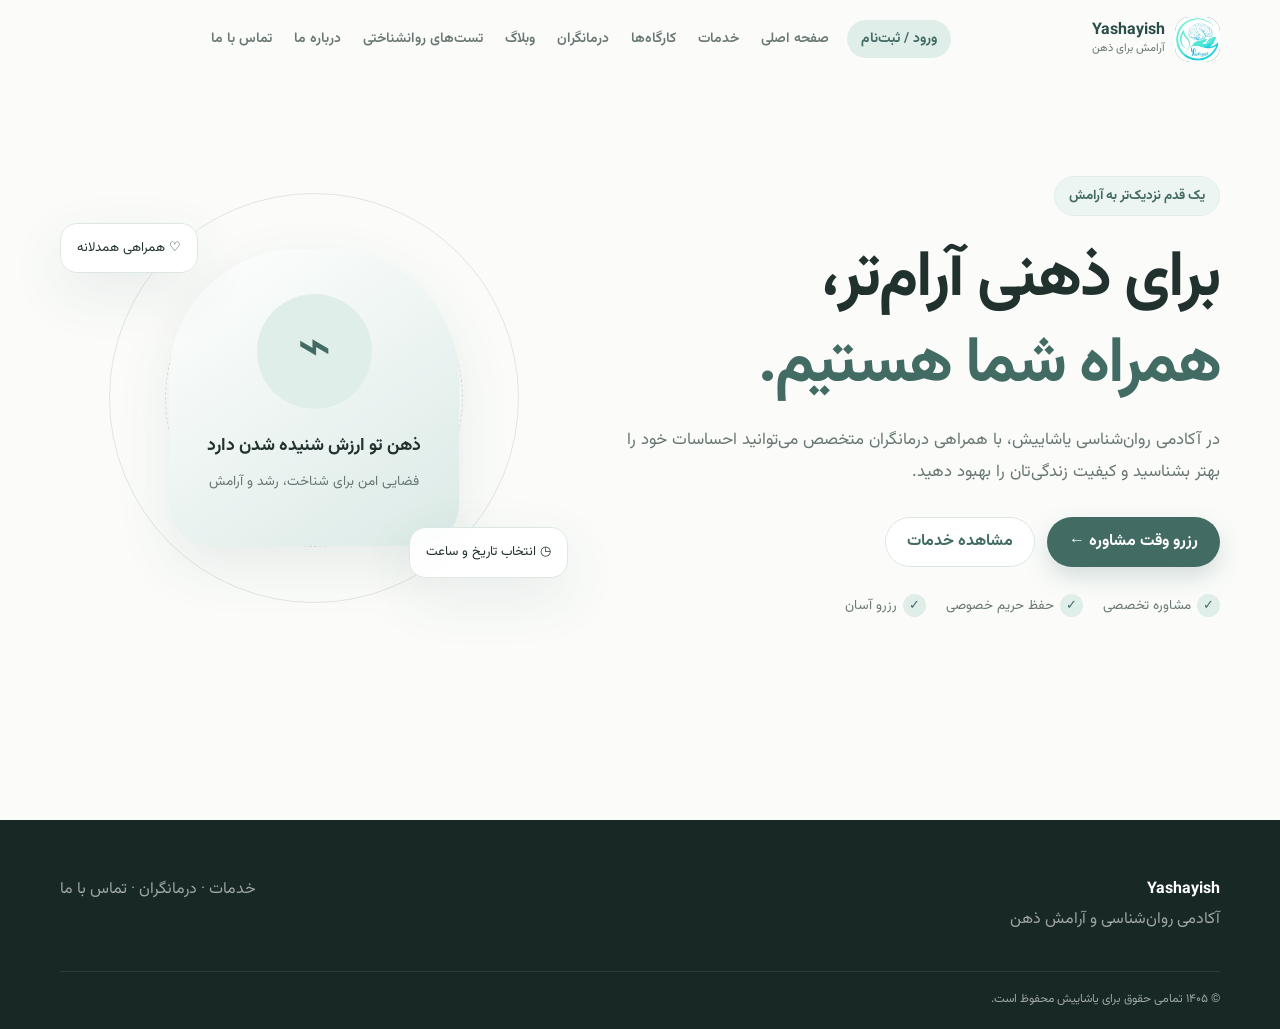
<file: index.html>
<!DOCTYPE html>
<html lang="fa" dir="rtl">
<head>
  <meta charset="UTF-8">
  <meta name="viewport" content="width=device-width,initial-scale=1">
  <meta name="description" content="آکادمی روان‌شناسی یاشاییش؛ مشاوره آنلاین، تلفنی، کارگاه آموزشی و رزرو وقت">
  <meta name="theme-color" content="#426b64">
  <title>Yashayish | آکادمی روان‌شناسی</title>

  <link rel="preconnect" href="https://fonts.googleapis.com">
  <link rel="preconnect" href="https://fonts.gstatic.com" crossorigin>
  <link href="https://fonts.googleapis.com/css2?family=Vazirmatn:wght@300;400;500;600;700;800&display=swap" rel="stylesheet">
  
  <link rel="stylesheet" href="style.css">
</head>
<body>

<header id="header">
  <div class="container header">
    <a class="logo" href="#home" data-target="view-home">
      <span class="mark">
        Y
        <img src="images/logo.png" alt="لوگو" onerror="this.style.display='none'">
      </span>
      <span><b>Yashayish</b><small>آرامش برای ذهن</small></span>
    </a>

    <nav id="nav">
      <a href="#" class="nav-auth-btn" data-auth>ورود / ثبت‌نام</a>
      <a href="#home" data-target="view-home">صفحه اصلی</a>
      <a href="#services" data-target="view-services">خدمات</a>
      <a href="#workshops" data-target="view-workshops">کارگاه‌ها</a>
      <a href="#therapists" data-target="view-therapists">درمانگران</a>
      <a href="blog.html">وبلاگ</a>
      <a href="tests.html">تست‌های روانشناختی</a>
      <a href="#about" data-target="view-about">درباره ما</a>
      <a href="#contact" data-target="view-contact">تماس با ما</a>
    </nav>

    <div>
      <button class="menu" id="menu" aria-label="نمایش منو">☰</button>
    </div>
  </div>
</header>

<main>
  
  <div id="view-home" class="page-view active">
    <section class="hero" id="home">
      <div class="container hero-grid">
        <div>
          <span class="eyebrow">یک قدم نزدیک‌تر به آرامش</span>
          <h1>برای ذهنی آرام‌تر،<br><span>همراه شما هستیم.</span></h1>
          <p class="lead">
            در آکادمی روان‌شناسی یاشاییش، با همراهی درمانگران متخصص
            می‌توانید احساسات خود را بهتر بشناسید و کیفیت زندگی‌تان را بهبود دهید.
          </p>
          <div class="hero-actions">
            <a class="btn primary" href="#therapists" data-target="view-therapists">رزرو وقت مشاوره ←</a>
            <a class="btn outline" href="#services" data-target="view-services">مشاهده خدمات</a>
          </div>
          <div class="benefits">
            <span>مشاوره تخصصی</span><span>حفظ حریم خصوصی</span><span>رزرو آسان</span>
          </div>
        </div>

        <div class="visual">
          <div class="orbit"></div>
          <div class="mind">
            <div class="brain">⌁</div>
            <strong>ذهن تو ارزش شنیده شدن دارد</strong>
            <p>فضایی امن برای شناخت، رشد و آرامش</p>
          </div>
          <div class="float f1">♡ همراهی همدلانه</div>
          <div class="float f2">◷ انتخاب تاریخ و ساعت</div>
        </div>
      </div>
    </section>
  </div>

  <div id="view-services" class="page-view">
    <section class="section soft page-section" id="services">
      <div class="container">
        <div class="heading">
          <span class="label">خدمات یاشاییش</span>
          <h2>همراهی حرفه‌ای متناسب با نیاز شما</h2>
          <p>روش ارتباطی مناسب خود را برای دریافت مشاوره انتخاب کنید.</p>
        </div>

        <div class="grid2">
          <article class="card">
            <div class="icon">⌁</div>
            <h3>مشاوره آنلاین</h3>
            <p>گفت‌وگوی آنلاین با درمانگر، بدون نیاز به مراجعه حضوری.</p>
            <ul>
              <li>دسترسی از هر مکان</li>
              <li>صرفه‌جویی در زمان</li>
              <li>حفظ حریم خصوصی</li>
            </ul>
            <a class="card-link" href="#therapists" data-target="view-therapists">انتخاب درمانگر ←</a>
          </article>

          <article class="card">
            <div class="icon">☎</div>
            <h3>مشاوره تلفنی</h3>
            <p>دریافت مشاوره تخصصی از طریق تماس تلفنی و هماهنگی قبلی.</p>
            <ul>
              <li>ارتباط مستقیم</li>
              <li>بدون نیاز به اینترنت</li>
              <li>هماهنگی ساعت تماس</li>
            </ul>
            <a class="card-link" href="tel:09211891824">۰۹۲۱۱۸۹۱۸۲۴ ☎</a>
          </article>
        </div>
      </div>
    </section>
  </div>

  <div id="view-workshops" class="page-view">
    <section class="section page-section" id="workshops">
      <div class="container">
        <div class="heading">
          <span class="label">کارگاه‌های آموزشی</span>
          <h2>یادگیری برای زندگی آگاهانه‌تر</h2>
          <p>کارگاه‌های تخصصی روان‌شناسی و توسعه مهارت‌های فردی.</p>
        </div>

        <div class="tabs">
          <button class="tab active" data-tab="registering">در حال ثبت‌نام</button>
          <button class="tab" data-tab="finished">برگزارشده</button>
        </div>

        <div class="panel active" data-panel="registering">
          <div class="empty">
            <strong>کارگاه جدید در راه است ✦</strong>
            <p>اطلاعات کارگاه‌های در حال ثبت‌نام به‌زودی اضافه می‌شود.</p>
            <a class="btn outline" href="#contact" data-target="view-contact">اطلاع از کارگاه‌ها</a>
          </div>
        </div>

        <div class="panel" data-panel="finished">
          <div class="empty">
            <strong>آرشیو کارگاه‌ها به‌زودی اضافه می‌شود</strong>
            <p>اطلاعات کارگاه‌های برگزارشده در این بخش قرار خواهد گرفت.</p>
          </div>
        </div>
      </div>
    </section>
  </div>

  <div id="view-therapists" class="page-view">
    <section class="section soft page-section" id="therapists">
      <div class="container">
        <div class="heading">
          <span class="label">درمانگران ما</span>
          <h2>همراهی مطمئن برای مسیر شما</h2>
          <p>با کلیک روی نام درمانگر، فرم رزرو با تاریخ شمسی باز می‌شود.</p>
        </div>

        <div class="grid3">
          <article class="card therapist">
            <div class="photo">
              <div class="fallback">ا.ع</div>
              <img src="images/Amir.png" alt="امیر عظیمی" onerror="this.style.display='none'">
              <span class="available">پذیرش مراجع</span>
            </div>
            <div class="doctor-body">
              <span class="role">درمانگر و مشاور</span>
              <button class="doctor-name" data-book="امیر عظیمی">امیر عظیمی</button>
              <p>همراه شما برای شناخت احساسات و حرکت در مسیر سلامت روان.</p>
              <div class="tags"><span>مشاوره فردی</span><span>رشد فردی</span></div>
              <button class="btn primary full" data-book="امیر عظیمی">رزرو وقت</button>
            </div>
          </article>

          <article class="card therapist">
            <div class="photo">
              <div class="fallback">ف.ب</div>
              <img src="images/Fariba.png" alt="فریبا باغبانی" onerror="this.style.display='none'">
              <span class="available">پذیرش مراجع</span>
            </div>
            <div class="doctor-body">
              <span class="role">درمانگر و مشاور</span>
              <button class="doctor-name" data-book="فریبا باغبانی">فریبا باغبانی</button>
              <p>فضایی امن، همدلانه و بدون قضاوت برای گفت‌وگو و خودشناسی.</p>
              <div class="tags"><span>سلامت روان</span><span>روابط فردی</span></div>
              <button class="btn primary full" data-book="فریبا باغبانی">رزرو وقت</button>
            </div>
          </article>

          <article class="card therapist">
            <div class="photo">
              <div class="fallback">آ.ع</div>
              <img src="images/Aykan.png" alt="آیکان عظیمی" onerror="this.style.display='none'">
              <span class="available">پذیرش مراجع</span>
            </div>
            <div class="doctor-body">
              <span class="role">متخصص روانشناسی بالینی کودک</span>
              <button class="doctor-name" data-book="آیکان عظیمی">آیکان عظیمی</button>
              <p>متخصص روانشناسی بالینی کودک، همراه والدین و کودکان برای رشد سالم.</p>
              <div class="tags"><span>روانشناسی کودک</span><span>مشاوره والد و کودک</span></div>
              <button class="btn primary full" data-book="آیکان عظیمی">رزرو وقت</button>
            </div>
          </article>

          <!-- اضافه شدن درمانگر جدید: رضا قربانیان -->
          <article class="card therapist">
            <div class="photo">
              <div class="fallback">ر.ق</div>
              <img src="images/Reza.png" alt="رضا قربانیان" onerror="this.style.display='none'">
              <span class="available">پذیرش مراجع</span>
            </div>
            <div class="doctor-body">
              <span class="role">درمانگر و مشاور</span>
              <button class="doctor-name" data-book="رضا قربانیان">رضا قربانیان</button>
              <p>همراه شما در مسیر توسعه فردی، زوج درمانگر و غلبه بر چالش‌های زندگی.</p>
              <div class="tags"><span>مشاوره فردی</span><span>توسعه فردی</span></div>
              <button class="btn primary full" data-book="رضا قربانیان">رزرو وقت</button>
            </div>
          </article>
        </div>
      </div>
    </section>
  </div>

  <div id="view-about" class="page-view">
    <section class="section page-section" id="about">
      <div class="container about-grid">
        <div class="quote">
          <div>«آرامش از جایی آغاز می‌شود که تصمیم می‌گیریم خودمان را بهتر بشناسیم.»</div>
        </div>

        <div class="about">
          <span class="label">درباره یاشاییش</span>
          <h2>فضایی امن برای شنیده شدن و رشد کردن</h2>
          <p>
            یاشاییش با هدف دسترسی آسان‌تر به خدمات روان‌شناسی و آموزش
            مهارت‌های سلامت روان شکل گرفته است. دریافت کمک تخصصی، انتخابی
            آگاهانه برای مراقبت از خود و ساختن آینده‌ای بهتر است.
          </p>
          <div class="values">
            <div><b>♡ همدلی</b><small>شنیدن بدون قضاوت</small></div>
            <div><b>◇ اعتماد</b><small>حفظ حریم خصوصی</small></div>
            <div><b>↗ رشد</b><small>حرکت به سوی زندگی بهتر</small></div>
          </div>
        </div>
      </div>
    </section>
  </div>

  <div id="view-contact" class="page-view">
    <section class="section soft page-section" id="contact">
      <div class="container contact">
        <div>
          <span class="label" style="color:#fff">تماس با ما</span>
          <h2>برای شروع مسیر با ما در ارتباط باشید</h2>
          <p>برای هماهنگی جلسات و دریافت اطلاعات کارگاه‌ها تماس بگیرید.</p>
        </div>
        <div class="links">
          <a class="contact-link" href="tel:09211891824">☎ شماره تماس: ۰۹۲۱۱۸۹۱۸۲۴</a>
          <a class="contact-link" href="https://t.me/Araz_Azimi" target="_blank" rel="noopener">➤ تلگرام: @Araz_Azimi</a>
          <a class="contact-link" href="https://instagram.com/Araz_Azimi" target="_blank" rel="noopener">◎ اینستاگرام: @Araz_Azimi</a>
          
          <section class="contact-section">
            <h2>پیشنهاد و انتقاد</h2>
            <p>نظرات، پیشنهادات یا انتقادات سازنده خود را با ما در میان بگذارید.</p>
            
            <form id="feedbackForm" class="contact-form">
              <div class="form-group">
                <label for="feedbackName">نام و نام خانوادگی:</label>
                <input type="text" id="feedbackName" name="name" required placeholder="نام خود را وارد کنید">
              </div>
              
              <div class="form-group">
                <label for="feedbackPhone">شماره تماس (اختیاری):</label>
                <input type="tel" id="feedbackPhone" name="phone" placeholder="مثلاً 09123456789">
              </div>
              
              <div class="form-group">
                <label for="feedbackMessage">متن پیام / پیشنهاد:</label>
                <textarea id="feedbackMessage" name="message" rows="4" required placeholder="متن پیام خود را اینجا بنویسید..."></textarea>
              </div>
              
              <button type="submit" class="submit-btn">ارسال پیام به مدیریت</button>
            </form>
          </section>

        </div>
      </div>
    </section>
  </div>

</main>

<footer>
  <div class="container footer">
    <div><b>Yashayish</b><br>آکادمی روان‌شناسی و آرامش ذهن</div>
    <div>
      <a href="#services" data-target="view-services">خدمات</a> ·
      <a href="#therapists" data-target="view-therapists">درمانگران</a> ·
      <a href="#contact" data-target="view-contact">تماس با ما</a>
    </div>
  </div>
  <div class="container copyright">
    © <span id="year"></span> تمامی حقوق برای یاشاییش محفوظ است.
  </div>
</footer>

<div class="modal" id="authModal">
  <div class="dialog">
    <button class="close" data-close>×</button>
    <h2 id="authTitle">ورود به یاشاییش</h2>
    <p>برای مدیریت درخواست‌های خود وارد حساب کاربری شوید.</p>

    <div class="auth-tabs">
      <button class="auth-tab active" data-auth-tab="login">ورود</button>
      <button class="auth-tab" data-auth-tab="register">ثبت‌نام</button>
    </div>

    <form id="authForm">
      <label id="nameField" hidden>
        نام و نام خانوادگی
        <input id="authName" type="text" placeholder="نام و نام خانوادگی">
      </label>
      <label>
        شماره موبایل
        <input id="authPhone" type="tel" inputmode="numeric" placeholder="۰۹۱۲۱۲۳۴۵۶۷" required>
      </label>
      <label>
        رمز عبور
        <input id="authPassword" type="password" minlength="6" placeholder="حداقل ۶ کاراکتر" required>
      </label>
      <button class="btn primary full" id="authSubmit">ورود به حساب</button>
    </form>
  </div>
</div>

<div class="modal" id="bookingModal">
  <div class="dialog">
    <button class="close" data-close>×</button>
    <h2>رزرو وقت مشاوره</h2>
    <p>تاریخ‌های قابل انتخاب بر اساس تقویم شمسی نمایش داده می‌شوند.</p>

    <form id="bookingForm">
      <div class="selected">درمانگر: <b id="doctorSelected">—</b></div>

      <div class="form-grid">
        <label>
          نام و نام خانوادگی
          <input name="name" required placeholder="نام مراجعه‌کننده">
        </label>
        <label>
          شماره موبایل
          <input name="phone" type="tel" inputmode="numeric" required placeholder="۰۹۱۲۱۲۳۴۵۶۷">
        </label>
        <label>
          تاریخ شمسی
          <select name="date" id="dates" required>
            <option value="">انتخاب تاریخ</option>
          </select>
        </label>
        <label>
          ساعت جلسه
          <select name="time" required>
            <option value="">انتخاب ساعت</option>
            <option>۰۹:۰۰</option><option>۱۰:۳۰</option>
            <option>۱۲:۰۰</option><option>۱۶:۰۰</option>
            <option>۱۷:۳۰</option><option>۱۹:۰۰</option>
          </select>
        </label>
      </div>

      <label>
        نوع مشاوره
        <select name="type" required>
          <option value="">انتخاب نوع مشاوره</option>
          <option>مشاوره آنلاین</option>
          <option>مشاوره تلفنی</option>
        </select>
      </label>

      <label>
        توضیحات اختیاری
        <textarea name="message" placeholder="توضیح کوتاهی درباره موضوع مشاوره"></textarea>
      </label>

      <button class="btn primary full">ثبت درخواست رزرو</button>
      <p class="note">رزرو پس از هماهنگی تلفنی نهایی خواهد شد.</p>
    </form>
  </div>
</div>

<div class="toast" id="toast">✓ درخواست شما با موفقیت ثبت شد.</div>

<script src="script.js"></script>
</body>
</html>
</file>
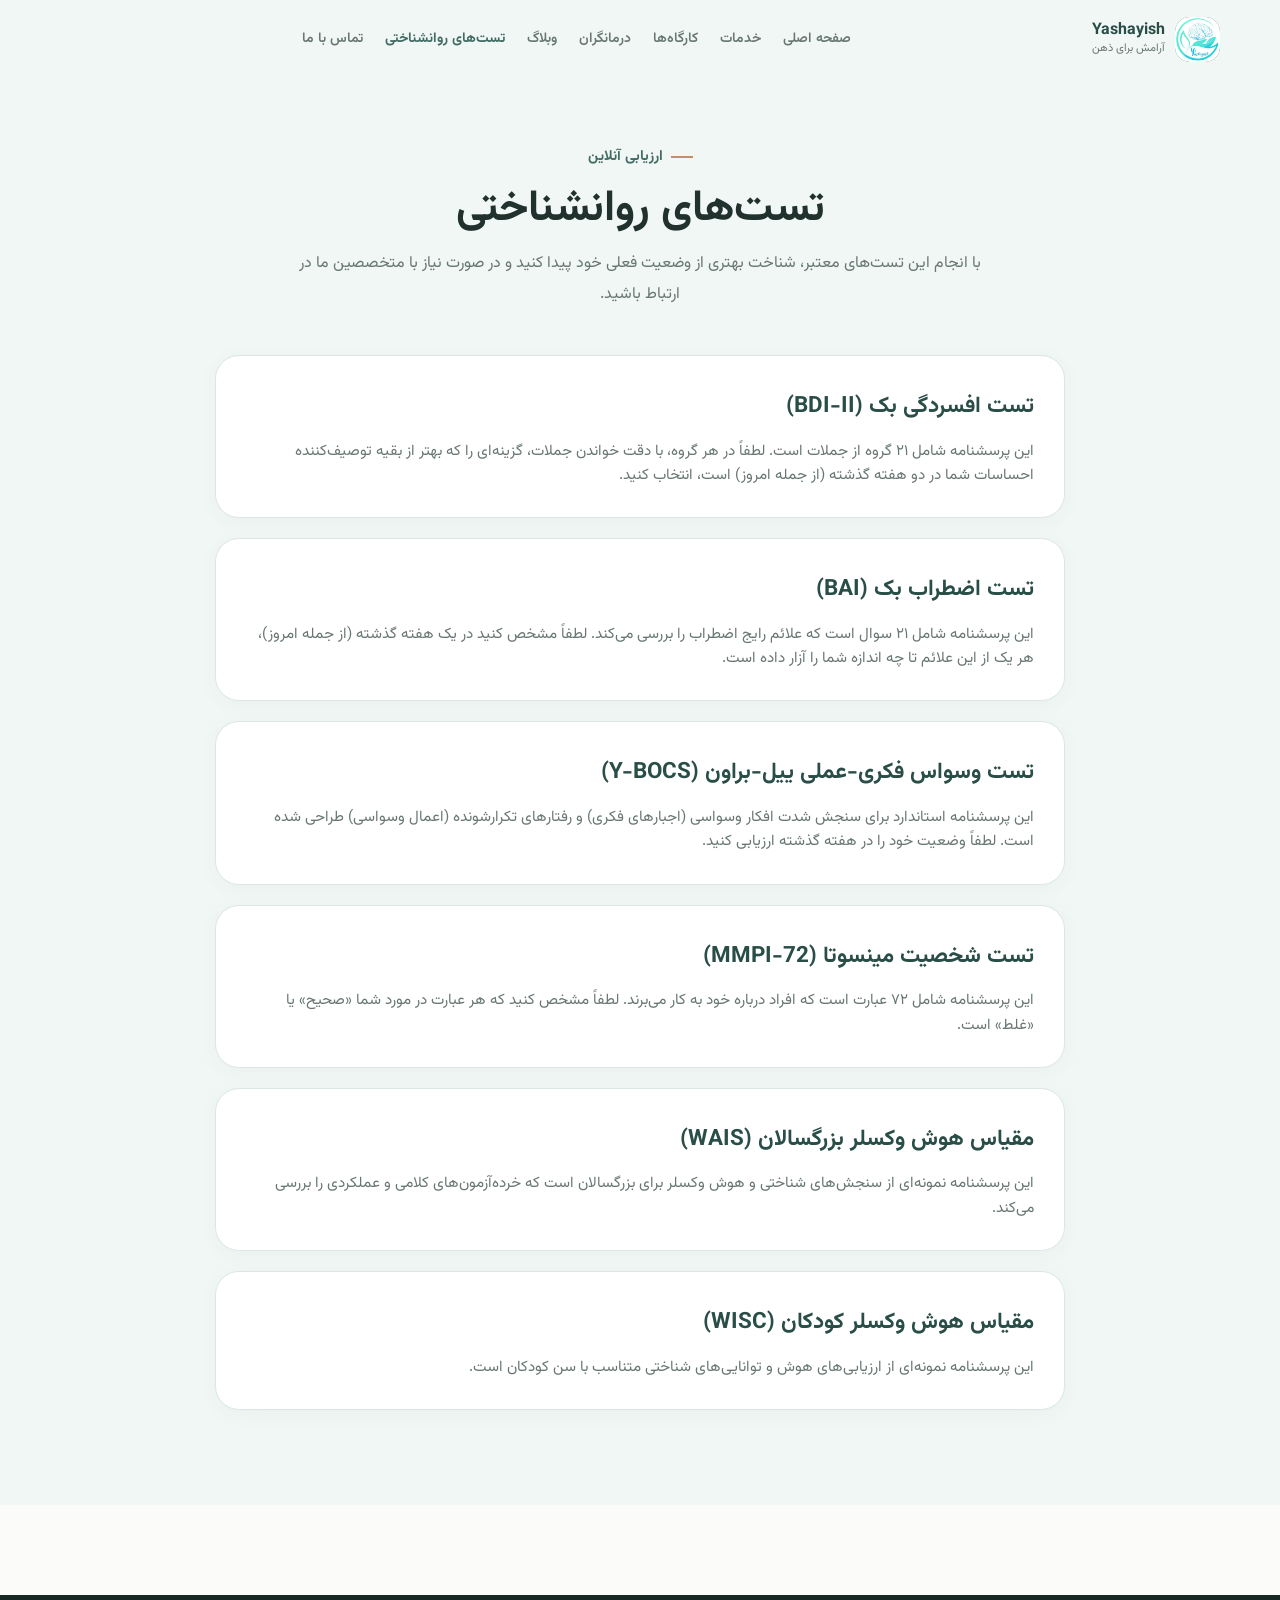
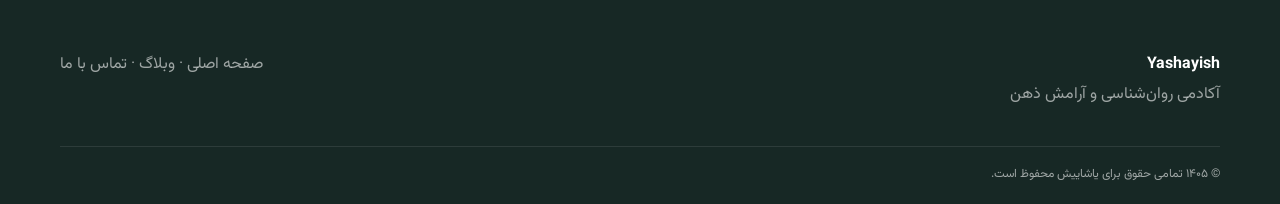
<file: tests.html>
<!DOCTYPE html>
<html lang="fa" dir="rtl">
<head>
  <meta charset="UTF-8">
  <meta name="viewport" content="width=device-width,initial-scale=1">
  <meta name="description" content="تست‌های روان‌شناسی آنلاین آکادمی یاشاییش">
  <meta name="theme-color" content="#426b64">
  <title>تست‌های روانشناختی | Yashayish</title>

  <link rel="preconnect" href="https://fonts.googleapis.com">
  <link rel="preconnect" href="https://fonts.gstatic.com" crossorigin>
  <link href="https://fonts.googleapis.com/css2?family=Vazirmatn:wght@300;400;500;600;700;800&display=swap" rel="stylesheet">
  
  <link rel="stylesheet" href="style.css">
</head>
<body>

<header id="header">
  <div class="container header">
    <a class="logo" href="index.html">
      <span class="mark">
        Y
        <img src="images/logo.png" alt="لوگو" onerror="this.style.display='none'">
      </span>
      <span><b>Yashayish</b><small>آرامش برای ذهن</small></span>
    </a>

    <nav id="nav">
      <a href="index.html">صفحه اصلی</a>
      <a href="index.html#services">خدمات</a>
      <a href="index.html#workshops">کارگاه‌ها</a>
      <a href="index.html#therapists">درمانگران</a>
      <a href="blog.html">وبلاگ</a>
      <a href="tests.html" style="color: var(--p); font-weight: 700;">تست‌های روانشناختی</a>
      <a href="index.html#contact">تماس با ما</a>
    </nav>

    <div>
      <button class="menu" id="menu" aria-label="نمایش منو">☰</button>
    </div>
  </div>
</header>

<main>
  <section class="section page-section soft" style="min-height: 100vh;">
    <div class="container">
      <div class="heading">
        <span class="label">ارزیابی آنلاین</span>
        <h2>تست‌های روانشناختی</h2>
        <p>با انجام این تست‌های معتبر، شناخت بهتری از وضعیت فعلی خود پیدا کنید و در صورت نیاز با متخصصین ما در ارتباط باشید.</p>
      </div>

      <!-- لیست تست‌ها از فایل JSON خوانده شده و در اینجا قرار می‌گیرند -->
      <div id="testsList" class="test-list"></div>
      
      <!-- محیط اجرای تست (فرم و سوالات) -->
      <div id="testApp" class="test-container"></div>
      
    </div>
  </section>
</main>

<footer>
  <div class="container footer">
    <div><b>Yashayish</b><br>آکادمی روان‌شناسی و آرامش ذهن</div>
    <div>
      <a href="index.html">صفحه اصلی</a> ·
      <a href="blog.html">وبلاگ</a> ·
      <a href="index.html#contact">تماس با ما</a>
    </div>
  </div>
  <div class="container copyright">
    © <span id="year"></span> تمامی حقوق برای یاشاییش محفوظ است.
  </div>
</footer>

<!-- کپی از مودال ثبت‌نام و رزرو وقت برای در دسترس بودن در صفحه تست‌ها -->
<div class="modal" id="bookingModal">
  <div class="dialog">
    <button class="close" data-close>×</button>
    <h2>رزرو وقت مشاوره تخصصی</h2>
    <p>بر اساس نتیجه تست، پیشنهاد می‌شود فرم زیر را برای بررسی‌های بیشتر پر کنید.</p>

    <form id="bookingForm">
      <div class="selected">درمانگر: <b id="doctorSelected">تعیین توسط کلینیک</b></div>

      <div class="form-grid">
        <label>
          نام و نام خانوادگی
          <input name="name" required placeholder="نام مراجعه‌کننده">
        </label>
        <label>
          شماره موبایل
          <input name="phone" type="tel" inputmode="numeric" required placeholder="۰۹۱۲۱۲۳۴۵۶۷">
        </label>
        <label>
          تاریخ شمسی
          <select name="date" id="dates" required>
            <option value="">انتخاب تاریخ</option>
          </select>
        </label>
        <label>
          ساعت جلسه
          <select name="time" required>
            <option value="">انتخاب ساعت</option>
            <option>۰۹:۰۰</option><option>۱۰:۳۰</option>
            <option>۱۲:۰۰</option><option>۱۶:۰۰</option>
            <option>۱۷:۳۰</option><option>۱۹:۰۰</option>
          </select>
        </label>
      </div>

      <label>
        نوع مشاوره
        <select name="type" required>
          <option value="">انتخاب نوع مشاوره</option>
          <option>مشاوره آنلاین</option>
          <option>مشاوره تلفنی</option>
        </select>
      </label>

      <label>
        توضیحات اختیاری
        <textarea name="message" placeholder="نمره تست خود یا توضیحات دیگر را بنویسید"></textarea>
      </label>

      <button class="btn primary full">ثبت درخواست رزرو</button>
      <p class="note">رزرو پس از هماهنگی تلفنی نهایی خواهد شد.</p>
    </form>
  </div>
</div>
<div class="toast" id="toast">✓ درخواست شما با موفقیت ثبت شد.</div>

<script src="script.js"></script>
</body>
</html>
</file>
<file: style.css>
:root{
  --p:#426b64;--pd:#294d47;--pl:#e0eeea;--accent:#c78d69;
  --bg:#fbfcfa;--soft:#f1f7f5;--card:#fff;--text:#20312e;
  --muted:#687773;--line:#dce7e3;--shadow:0 20px 55px #294d4719;
  --r:24px;--max:1160px
}
*{box-sizing:border-box}
html{scroll-behavior:smooth;scroll-padding-top:85px}
body{margin:0;background:var(--bg);color:var(--text);font-family:Vazirmatn,Tahoma,sans-serif;line-height:1.9;overflow-x:hidden}
body.lock{overflow:hidden}
button,input,select,textarea{font:inherit}
button{cursor:pointer}
a{text-decoration:none;color:inherit}
img{display:block;width:100%}
.container{width:min(calc(100% - 36px),var(--max));margin:auto}
.section{padding:95px 0}
.page-section{padding-top:140px; min-height:65vh;}
.soft{background:var(--soft)}
.label{display:inline-flex;align-items:center;gap:8px;color:var(--p);font-weight:700;font-size:.9rem}
.label:before{content:"";width:22px;height:2px;background:var(--accent)}
.heading{text-align:center;max-width:700px;margin:0 auto 45px}
.heading h2,.about h2,.contact h2{font-size:clamp(1.8rem,4vw,2.7rem);line-height:1.45;margin:8px 0}
.heading p,.about p{color:var(--muted);margin:0}
.btn{border:1px solid transparent;border-radius:99px;min-height:48px;padding:9px 21px;display:inline-flex;align-items:center;justify-content:center;gap:8px;font-weight:700;transition:.25s}
.btn:hover{transform:translateY(-2px)}
.primary{background:var(--p);color:#fff;box-shadow:0 10px 24px #426b6435}
.primary:hover{background:var(--pd)}
.outline{border-color:var(--line);background:#fff;color:var(--p)}
.full{width:100%}

.page-view { display: none; animation: fadeIn 0.4s ease forwards; }
.page-view.active { display: block; }
@keyframes fadeIn { from { opacity: 0; transform: translateY(15px); } to { opacity: 1; transform: none; } }

header{position:fixed;inset:0 0 auto;z-index:50;transition:.25s}
header.scrolled{background:#fbfcfaf0;backdrop-filter:blur(14px);box-shadow:0 8px 30px #294d4710;border-bottom:1px solid var(--line)}
.header{height:78px;display:flex;align-items:center;justify-content:space-between;gap:20px}
.logo{display:flex;align-items:center;gap:10px}

/* ====== اصلاح شده برای فیکس شدن کامل تصویر لوگو ====== */
.mark{
  width:45px;
  height:45px;
  border-radius:15px;
  background:var(--p);
  color:#fff;
  display:grid;
  place-items:center;
  font-size:1.35rem;
  font-weight:800;
  overflow:hidden;
  position: relative;
}
.mark img{
  position: absolute;
  inset: 0;
  width: 100%;
  height: 100%;
  object-fit: cover;
}
/* ================================================= */

.logo b,.logo small{display:block;line-height:1.3}.logo b{color:var(--pd)}.logo small{color:var(--muted);font-size:.7rem}
nav{display:flex;align-items:center;gap:4px}
nav a{padding:8px 9px;color:var(--muted);font-size:.87rem;font-weight:600; cursor: pointer;}
nav a:hover{color:var(--p)}
.nav-auth-btn{background:var(--pl);color:var(--p);border-radius:99px;padding:6px 14px;font-weight:700;margin-left:5px}
.menu{display:none;width:44px;height:44px;border:1px solid var(--line);border-radius:13px;background:#fff;font-size:1.3rem}

.hero{padding:150px 0 85px;min-height:730px;display:grid;align-items:center;overflow:hidden}
.hero-grid{display:grid;grid-template-columns:1.08fr .92fr;align-items:center;gap:55px}
.eyebrow{display:inline-block;padding:6px 14px;border:1px solid var(--pl);border-radius:99px;background:#e0eeea80;color:var(--p);font-weight:700;font-size:.84rem}
h1{font-size:clamp(2.5rem,5vw,4.5rem);line-height:1.35;letter-spacing:-2px;margin:20px 0 15px}
h1 span{color:var(--p)}
.lead{max-width:650px;color:var(--muted);font-size:1.05rem}
.hero-actions{display:flex;gap:12px;flex-wrap:wrap;margin-top:28px}
.benefits{display:flex;flex-wrap:wrap;gap:20px;margin-top:26px;color:var(--muted);font-size:.84rem}
.benefits span:before{content:"✓";color:var(--p);background:var(--pl);border-radius:50%;padding:1px 6px;margin-left:6px}
.visual{position:relative;min-height:470px;display:grid;place-items:center}
.orbit{position:absolute;width:410px;height:410px;border:1px solid #426b6425;border-radius:50%}
.orbit:after{content:"";position:absolute;inset:55px;border:1px dashed #426b6430;border-radius:50%}
.mind{position:relative;width:290px;padding:45px 28px;border-radius:130px 130px 40px 40px;text-align:center;background:linear-gradient(145deg,#fff,#dbeae6);box-shadow:var(--shadow)}
.brain{width:115px;height:115px;margin:auto auto 20px;border-radius:50%;display:grid;place-items:center;background:var(--pl);color:var(--p);font-size:3.6rem}
.mind strong{font-size:1.1rem}.mind p{color:var(--muted);font-size:.85rem;margin:6px 0}
.float{position:absolute;padding:12px 16px;border:1px solid var(--line);border-radius:17px;background:#ffffffeb;box-shadow:var(--shadow);font-size:.82rem}
.f1{top:60px;left:0}.f2{bottom:55px;right:0}

.grid2{display:grid;grid-template-columns:repeat(2,1fr);gap:24px;max-width:920px;margin:auto}
.grid3{display:grid;grid-template-columns:repeat(3,1fr);gap:24px;max-width:1160px;margin:auto}
.card{position:relative;padding:32px;border:1px solid var(--line);border-radius:var(--r);background:var(--card);box-shadow:0 10px 30px #294d470b;transition:.25s}
.card:hover{transform:translateY(-5px);box-shadow:var(--shadow)}
.icon{width:58px;height:58px;border-radius:18px;background:var(--pl);color:var(--p);display:grid;place-items:center;font-size:1.65rem}
.card h3{margin:18px 0 8px;font-size:1.35rem}
.card p{color:var(--muted);margin:0}
.card ul{list-style:none;padding:0;margin:18px 0;color:var(--muted);font-size:.9rem}
.card li:before{content:"✓";color:var(--p);font-weight:800;margin-left:8px}
.card-link{color:var(--p);font-weight:700; cursor: pointer;}
.tabs{display:flex;width:max-content;margin:0 auto 25px;padding:5px;background:#fff;border:1px solid var(--line);border-radius:99px}
.tab{border:0;background:transparent;padding:9px 20px;border-radius:99px;color:var(--muted);font-weight:700}
.tab.active{background:var(--p);color:#fff}
.panel{display:none}.panel.active{display:block}
.empty{max-width:760px;margin:auto;padding:50px 25px;border:1px dashed #426b6450;border-radius:var(--r);text-align:center;background:#fff}
.empty strong{display:block;font-size:1.25rem}.empty p{color:var(--muted)}

.therapist{padding:0;overflow:hidden}
.photo{height:300px;position:relative;background:var(--pl);overflow:hidden}
.photo img{height:100%;object-fit:cover;object-position:center top;position:relative;z-index:2}
.fallback{position:absolute;inset:0;display:grid;place-items:center;color:#426b6460;font-size:3.5rem;font-weight:800}
.available{position:absolute;z-index:3;bottom:16px;right:16px;background:#ffffffed;border-radius:99px;padding:5px 12px;color:var(--p);font-size:.72rem;font-weight:700}
.available:before{content:"";display:inline-block;width:8px;height:8px;background:#45a47d;border-radius:50%;margin-left:7px}
.doctor-body{padding:24px}
.role{color:var(--accent);font-size:.8rem;font-weight:700}
.doctor-name{display:block;border:0;background:none;padding:0;font-size:1.35rem;font-weight:800;color:var(--text);margin:3px 0 7px}
.doctor-name:hover{color:var(--p)}
.tags{display:flex;gap:7px;flex-wrap:wrap;margin:15px 0 20px}.tags span{border:1px solid var(--line);border-radius:99px;padding:3px 10px;color:var(--muted);font-size:.72rem}

.about-grid{display:grid;grid-template-columns:.9fr 1.1fr;align-items:center;gap:70px}
.quote{min-height:390px;border-radius:50%;background:linear-gradient(145deg,var(--pl),#f4e3d8);display:grid;place-items:center;padding:55px}
.quote div{background:#ffffffdf;border-radius:25px;padding:30px;box-shadow:var(--shadow);font-size:1.08rem;font-weight:600}
.values{display:grid;grid-template-columns:repeat(3,1fr);gap:10px;margin-top:25px}
.values div{text-align:center;border:1px solid var(--line);border-radius:17px;padding:14px;background:#fff}.values b{display:block;color:var(--p)}
.contact{display:grid;grid-template-columns:1fr 1fr;gap:40px;padding:50px;border-radius:32px;background:linear-gradient(135deg,var(--pd),var(--p));color:#fff;box-shadow:var(--shadow)}
.contact p{color:#ffffffb8}.links{display:grid;gap:10px}
.contact-link{padding:13px 16px;border:1px solid #ffffff2d;border-radius:16px;background:#ffffff12}
.contact-link:hover{background:#ffffff20}
footer{background:#172825;color:#ffffff94;padding:55px 0 18px;margin-top:90px}
.footer{display:flex;justify-content:space-between;gap:30px;flex-wrap:wrap}.footer b{color:#fff}
.copyright{border-top:1px solid #ffffff18;margin-top:35px;padding-top:16px;font-size:.75rem}

.modal{position:fixed;inset:0;z-index:100;display:grid;place-items:center;padding:18px;background:#142925a8;backdrop-filter:blur(6px);visibility:hidden;opacity:0;transition:.2s}
.modal.open{visibility:visible;opacity:1}
.dialog{position:relative;width:min(100%,670px);max-height:calc(100vh - 36px);overflow:auto;background:#fff;border-radius:25px;padding:30px;transform:translateY(15px);transition:.2s}
.modal.open .dialog{transform:none}
.close{position:absolute;top:14px;left:14px;width:38px;height:38px;border:1px solid var(--line);border-radius:50%;background:var(--soft);font-size:1.3rem}
.dialog h2{margin:0}.dialog>p{color:var(--muted);font-size:.85rem;margin-top:5px}
form{display:grid;gap:14px;margin-top:20px}
.form-grid{display:grid;grid-template-columns:repeat(2,1fr);gap:13px}
label{display:grid;gap:5px;font-size:.83rem;font-weight:700}
input,select,textarea{width:100%;border:1px solid var(--line);border-radius:13px;padding:11px 13px;outline:none;background:#fff;color:var(--text)}
input:focus,select:focus,textarea:focus{border-color:var(--p);box-shadow:0 0 0 4px #426b6415}
textarea{resize:vertical;min-height:90px}
.auth-tabs{display:grid;grid-template-columns:1fr 1fr;background:var(--soft);padding:4px;border-radius:14px;margin-top:18px}
.auth-tab{border:0;border-radius:11px;background:transparent;padding:8px;font-weight:700;color:var(--muted)}
.auth-tab.active{background:#fff;color:var(--p);box-shadow:0 5px 15px #294d4712}
.selected{padding:11px 14px;border-radius:13px;background:var(--soft);color:var(--muted)}.selected b{color:var(--p)}
.note{text-align:center;color:var(--muted);font-size:.72rem;margin:0}
.toast{position:fixed;z-index:150;right:20px;bottom:20px;max-width:calc(100% - 40px);padding:13px 18px;border-radius:14px;background:#fff;box-shadow:var(--shadow);visibility:hidden;opacity:0;transform:translateY(15px);transition:.2s}
.toast.show{visibility:visible;opacity:1;transform:none}

@media(max-width:980px){
  .grid3{grid-template-columns:1fr;max-width:500px}
}
@media(max-width:900px){
  nav{position:absolute;top:70px;right:18px;left:18px;display:none;flex-direction:column;align-items:stretch;padding:15px;background:#fff;border:1px solid var(--line);border-radius:20px;box-shadow:var(--shadow)}
  nav.open{display:flex}.menu{display:block}
  .nav-auth-btn{margin:0 0 8px 0;text-align:center;padding:10px}
  .hero-grid,.about-grid{grid-template-columns:1fr}.hero{text-align:center}.lead{margin:auto}.hero-actions,.benefits{justify-content:center}
  .visual{min-height:450px}.contact{grid-template-columns:1fr}
}
@media(max-width:650px){
  .container{width:min(calc(100% - 24px),var(--max))}.section{padding:70px 0}
  .page-section{padding-top:100px}
  .hero{padding-top:120px}.hero-grid{gap:25px}h1{letter-spacing:-1px}
  .grid2,.form-grid{grid-template-columns:1fr}.visual{min-height:390px}.orbit{width:330px;height:330px}.mind{width:245px;padding:38px 20px}
  .float{font-size:.7rem}.f1{left:0;top:30px}.f2{right:0;bottom:25px}
  .photo{height:310px}.values{grid-template-columns:1fr}.quote{min-height:330px;border-radius:35px;padding:30px}
  .contact{padding:30px 22px}.dialog{padding:27px 18px}.logo small{display:none}
}

/* ====== تنظیمات بخش وبلاگ ====== */
.blog-grid {
  display: grid;
  grid-template-columns: repeat(auto-fit, minmax(320px, 1fr));
  gap: 30px;
  max-width: 1000px;
  margin: 0 auto;
}

.blog-card {
  background: var(--card);
  border: 1px solid var(--line);
  border-radius: var(--r);
  padding: 30px;
  transition: 0.3s;
  display: flex;
  flex-direction: column;
}

.blog-card:hover {
  transform: translateY(-5px);
  box-shadow: var(--shadow);
}

.blog-date {
  font-size: 0.8rem;
  color: var(--p);
  background: var(--pl);
  padding: 4px 12px;
  border-radius: 99px;
  width: max-content;
  margin-bottom: 15px;
  font-weight: 600;
}

.blog-card h3 {
  margin: 0 0 10px;
  font-size: 1.4rem;
  line-height: 1.4;
}

.blog-author {
  font-size: 0.85rem;
  color: var(--accent);
  font-weight: 700;
  margin: 0 0 15px;
}

.blog-excerpt {
  color: var(--muted);
  font-size: 0.95rem;
  margin-bottom: 25px;
  flex-grow: 1;
}

.read-more {
  color: var(--p);
  font-weight: 700;
  display: inline-block;
  width: max-content;
}

.read-more:hover {
  color: var(--pd);
}

/* ====== باکس و دکمه دانلود ====== */
.download-box {
  background: var(--soft);
  border: 1px dashed var(--p);
  border-radius: 16px;
  padding: 15px 20px;
  display: flex;
  align-items: center;
  justify-content: space-between;
  gap: 15px;
  flex-wrap: wrap;
  margin-top: auto;
}

.download-box strong {
  display: block;
  font-size: 0.9rem;
  color: var(--text);
}

.download-box small {
  display: block;
  font-size: 0.75rem;
  color: var(--muted);
  margin-top: 4px;
}

.download-btn {
  padding: 6px 16px;
  font-size: 0.85rem;
  min-height: 38px;
}

@media (max-width: 500px) {
  .download-box {
    flex-direction: column;
    align-items: stretch;
    text-align: center;
  }
}
/* ====== تنظیمات پیشرفته و زیباسازی تست‌های روانشناختی ====== */
.test-list { 
  display: grid; 
  gap: 20px; 
  max-width: 850px; 
  margin: auto; 
}

.test-item { 
  background: var(--card); 
  border: 1px solid var(--line); 
  padding: 30px; 
  border-radius: var(--r); 
  cursor: pointer; 
  transition: all 0.3s ease; 
  box-shadow: 0 4px 20px rgba(41, 77, 71, 0.04);
}

.test-item:hover { 
  box-shadow: var(--shadow); 
  transform: translateY(-4px); 
  border-color: var(--p); 
}

.test-item h3 { 
  margin: 0 0 10px; 
  color: var(--pd); 
  font-size: 1.4rem; 
  font-weight: 700;
}

.test-item p { 
  margin: 0; 
  color: var(--muted); 
  font-size: 0.95rem; 
  line-height: 1.6;
}

.test-container { 
  max-width: 850px; 
  margin: auto; 
  display: none; 
  background: var(--card); 
  border: 1px solid var(--line); 
  padding: 45px; 
  border-radius: var(--r); 
  box-shadow: 0 10px 40px rgba(41, 77, 71, 0.06);
}

.test-container.active { 
  display: block; 
  animation: fadeIn 0.4s ease forwards;
}

.question-block { 
  margin-bottom: 35px; 
  background: var(--soft);
  border: 1px solid var(--line);
  padding: 25px;
  border-radius: 18px;
  transition: 0.2s;
}

.question-block:focus-within {
  border-color: var(--p);
  box-shadow: 0 0 0 3px rgba(66, 107, 100, 0.1);
}

.question-block h4 { 
  margin-top: 0;
  margin-bottom: 20px; 
  color: var(--text); 
  font-size: 1.15rem; 
  font-weight: 700; 
  line-height: 1.7; 
}

.option-label { 
  display: flex; 
  align-items: center;
  gap: 12px;
  padding: 14px 18px; 
  background: #fff; 
  border-radius: 12px; 
  margin-bottom: 12px; 
  cursor: pointer; 
  transition: all 0.2s ease; 
  border: 1px solid var(--line); 
  font-size: 0.95rem;
  font-weight: 500;
  color: var(--text);
}

.option-label:hover { 
  background: var(--pl); 
  border-color: var(--p); 
  transform: translateX(-4px);
}

.option-label input[type="radio"] { 
  appearance: none;
  -webkit-appearance: none;
  width: 20px;
  height: 20px;
  border: 2px solid var(--muted);
  border-radius: 50%;
  outline: none;
  transition: 0.2s;
  position: relative;
  display: grid;
  place-content: center;
  flex-shrink: 0;
}

.option-label input[type="radio"]:checked {
  border-color: var(--p);
  background: var(--p);
}

.option-label input[type="radio"]:checked::before {
  content: "";
  width: 8px;
  height: 8px;
  border-radius: 50%;
  background: #fff;
}

.option-label:has(input[type="radio"]:checked) {
  background: var(--pl);
  border-color: var(--p);
  font-weight: 700;
  color: var(--pd);
}

.result-box { 
  display: none; 
  text-align: center; 
  background: var(--pl); 
  padding: 40px; 
  border-radius: 20px; 
  margin-top: 35px; 
  border: 2px dashed var(--p); 
}

.result-box.active { 
  display: block; 
  animation: fadeIn 0.5s ease; 
}

.result-score { 
  font-size: 2.5rem; 
  font-weight: 800; 
  color: var(--p); 
  margin-bottom: 12px; 
}

.result-text { 
  font-size: 1.25rem; 
  color: var(--pd); 
  margin-bottom: 20px; 
  font-weight: 700; 
  line-height: 1.6;
}

.result-box p { 
  color: var(--muted); 
  font-size: 0.95rem; 
  margin-bottom: 25px; 
}

@media(max-width: 650px){
  .test-container { padding: 25px 15px; }
  .result-score { font-size: 2rem; }
  .question-block { padding: 18px; }
}
</file>
